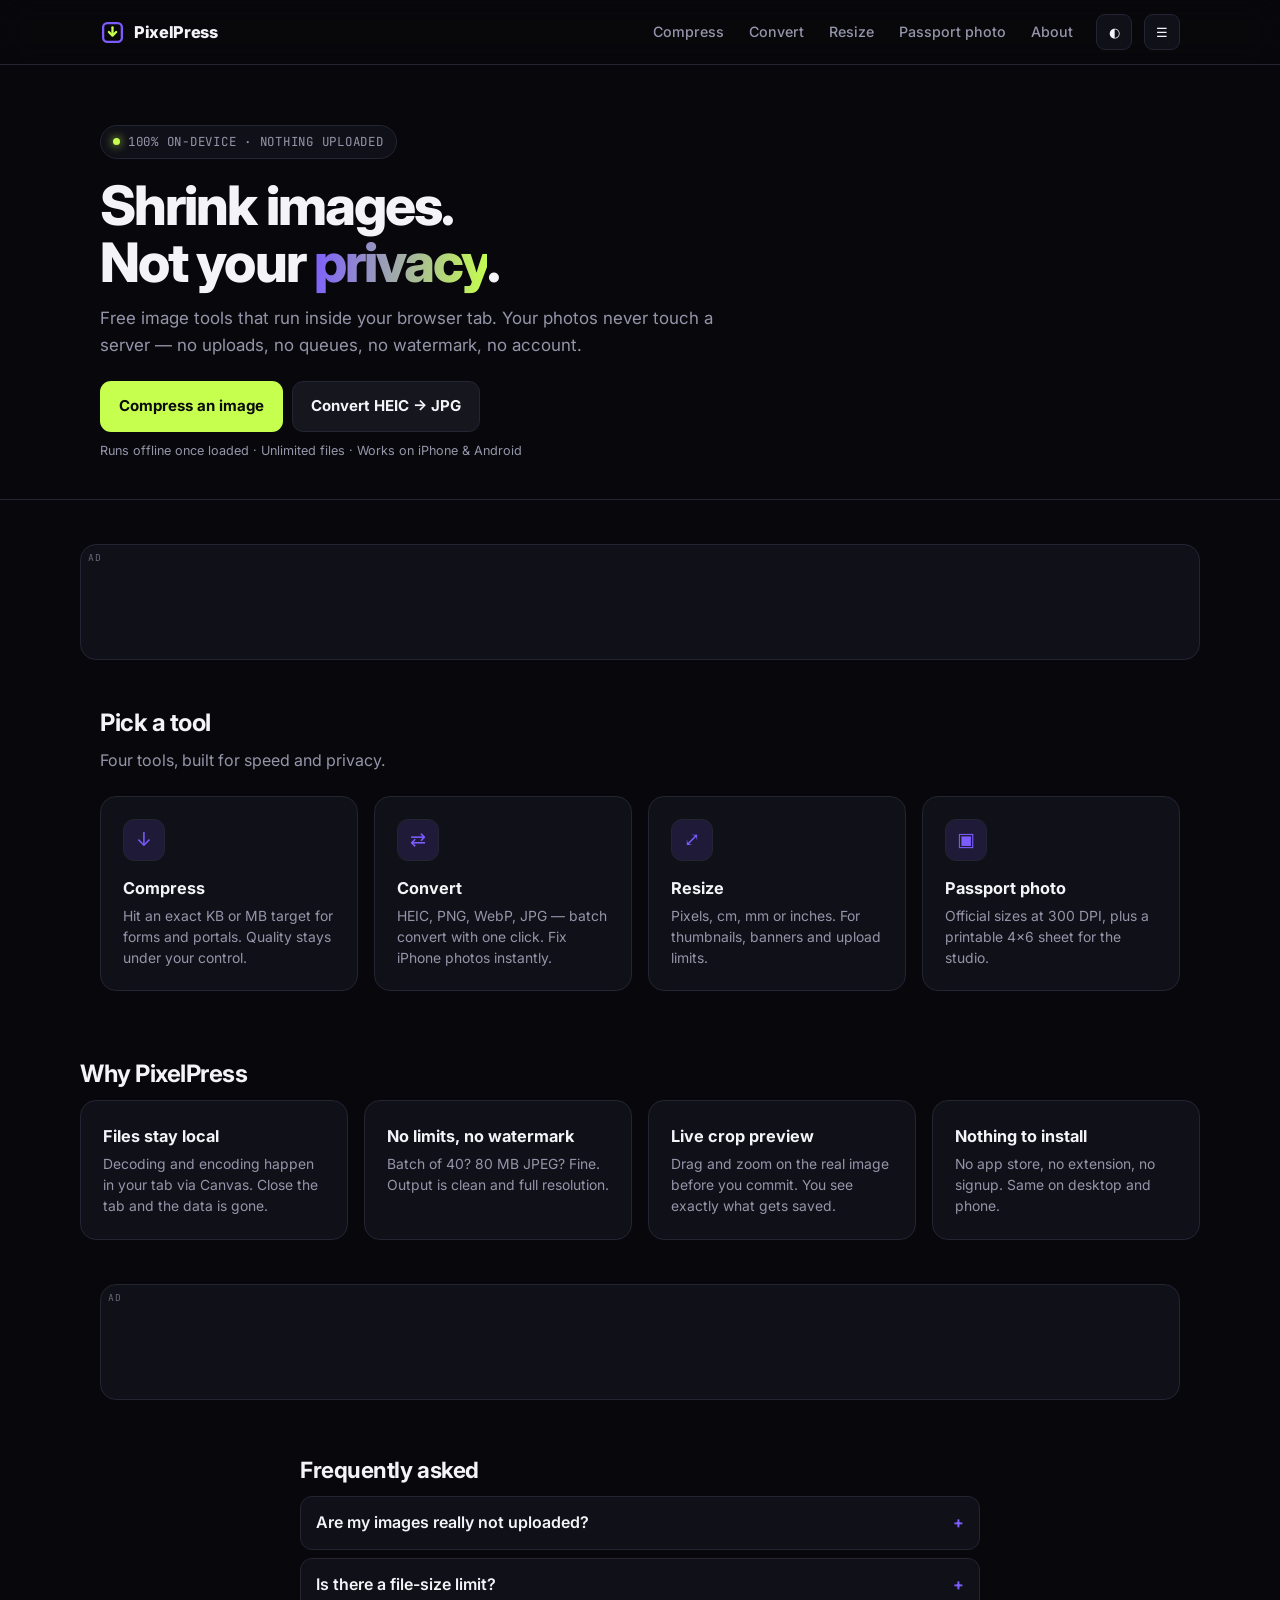
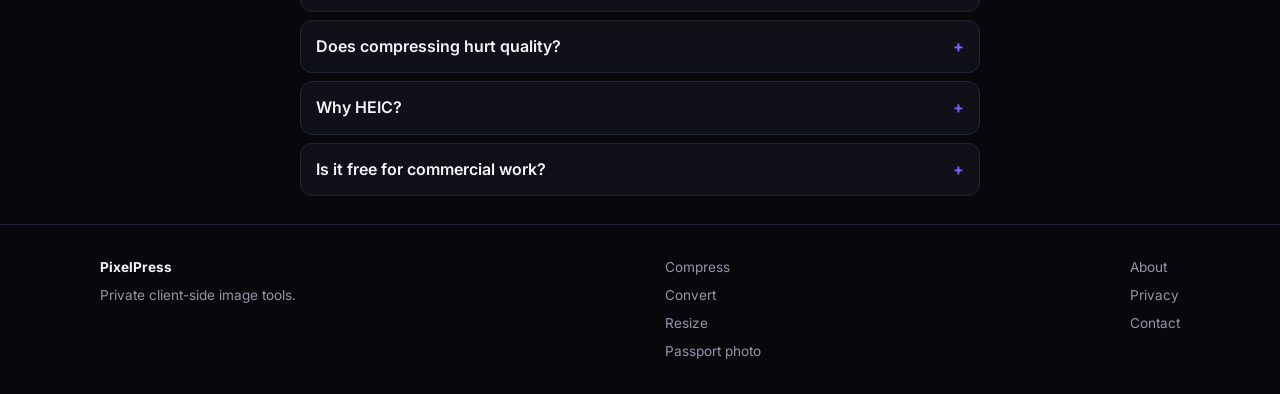
<file: index.html>
<!DOCTYPE html>
<html lang="en" data-theme="dark">
<head>
<meta charset="utf-8">
<meta name="viewport" content="width=device-width,initial-scale=1">
<title>PixelPress — Free Image Compressor, Converter &amp; Resizer (No Upload)</title>
<meta name="description" content="Compress, convert and resize images free in your browser. Files never leave your device. JPG, PNG, WebP, HEIC. No signup, no watermark, no file-size limit.">
<link rel="canonical" href="https://pixelpress-taupe.vercel.app/">
<meta name="google-site-verification" content="4B1fSvBR256b50tz3xnLS7TA3IdFmeCfS7xa6jgJNZw" />
<meta property="og:title" content="PixelPress — compress images on your device">
<meta property="og:description" content="Free browser tools for compressing, converting and resizing images. Nothing gets uploaded.">
<meta property="og:image" content="og.png">
<meta property="og:url" content="https://pixelpress-taupe.vercel.app/">
<meta name="twitter:card" content="summary_large_image">
<link rel="icon" href="favicon.svg" type="image/svg+xml">
<link rel="preconnect" href="https://fonts.googleapis.com">
<link rel="preconnect" href="https://fonts.gstatic.com" crossorigin>
<link href="https://fonts.googleapis.com/css2?family=Inter:wght@400;500;600;700;800&family=JetBrains+Mono:wght@400;700&display=swap" rel="stylesheet">
<link rel="stylesheet" href="assets/style.css">
<script type="application/ld+json">
{"@context":"https://schema.org","@type":"WebApplication","name":"PixelPress","url":"https://pixelpress-taupe.vercel.app/","applicationCategory":"MultimediaApplication","operatingSystem":"Any","offers":{"@type":"Offer","price":"0","priceCurrency":"USD"},"description":"Browser-based image compression, conversion and resizing tools that run entirely on-device."}
</script>
</head>
<body>
<a class="skip" href="#main">Skip to content</a>
<header class="nav"><div class="wrap nav-in">
  <a class="brand" href="index.html" aria-label="PixelPress home"><svg viewBox="0 0 24 24" fill="none" stroke-width="2.2" stroke-linecap="round" stroke-linejoin="round"><rect x="3" y="3" width="18" height="18" rx="4" stroke="#7c5cff"/><path d="M12 7v7" stroke="#c6ff4d"/><path d="M8.5 11.5 12 15l3.5-3.5" stroke="#c6ff4d"/></svg> PixelPress</a>
  <nav class="nav-links" aria-label="Main">
    <a href="compress.html">Compress</a>
    <a href="convert.html">Convert</a>
    <a href="resize.html">Resize</a>
    <a href="passport-photo.html">Passport photo</a>
    <a href="about.html">About</a>
  </nav>
  <button class="icon-btn" id="theme" aria-label="Toggle colour theme">◐</button>
  <button class="icon-btn" id="menu" aria-label="Toggle menu" aria-expanded="false">☰</button>
</div></header>

<main id="main">
  <section class="hero"><div class="wrap">
    <span class="tag mono"><i></i> 100% on-device · nothing uploaded</span>
    <h1>Shrink images.<br>Not your <em>privacy</em>.</h1>
    <p class="lede">Free image tools that run inside your browser tab. Your photos never touch a server — no uploads, no queues, no watermark, no account.</p>
    <div class="row mt">
      <a class="btn lime" href="compress.html">Compress an image</a>
      <a class="btn ghost" href="convert.html">Convert HEIC → JPG</a>
    </div>
    <p class="note">Runs offline once loaded · Unlimited files · Works on iPhone &amp; Android</p>
  </div></section>

  <section class="wrap pt"><div class="ad" role="complementary" aria-label="Advertisement">
    <span class="ad-tag mono">ad</span>
    <ins class="adsbygoogle" style="display:block" data-ad-client="ca-pub-XXXXXXXXXXXXXXXX" data-ad-slot="1111111111" data-ad-format="auto" data-full-width-responsive="true"></ins>
  </div></section>

  <section class="wrap pb">
    <h2 class="sec-h">Pick a tool</h2>
    <p class="sec-sub">Four tools, built for speed and privacy.</p>
    <div class="grid">
      <a class="card" href="compress.html"><div class="ico">↓</div><h3>Compress</h3>
        <p>Hit an exact KB or MB target for forms and portals. Quality stays under your control.</p></a>
      <a class="card" href="convert.html"><div class="ico">⇄</div><h3>Convert</h3>
        <p>HEIC, PNG, WebP, JPG — batch convert with one click. Fix iPhone photos instantly.</p></a>
      <a class="card" href="resize.html"><div class="ico">⤢</div><h3>Resize</h3>
        <p>Pixels, cm, mm or inches. For thumbnails, banners and upload limits.</p></a>
      <a class="card" href="passport-photo.html"><div class="ico">▣</div><h3>Passport photo</h3>
        <p>Official sizes at 300 DPI, plus a printable 4×6 sheet for the studio.</p></a>
    </div>
  </section>

  <section class="wrap sec">
    <h2 class="sec-h">Why PixelPress</h2>
    <div class="grid">
      <div class="card"><h3>Files stay local</h3><p>Decoding and encoding happen in your tab via Canvas. Close the tab and the data is gone.</p></div>
      <div class="card"><h3>No limits, no watermark</h3><p>Batch of 40? 80&nbsp;MB JPEG? Fine. Output is clean and full resolution.</p></div>
      <div class="card"><h3>Live crop preview</h3><p>Drag and zoom on the real image before you commit. You see exactly what gets saved.</p></div>
      <div class="card"><h3>Nothing to install</h3><p>No app store, no extension, no signup. Same on desktop and phone.</p></div>
    </div>
  </section>

  <section class="wrap pb"><div class="ad" role="complementary" aria-label="Advertisement">
    <span class="ad-tag mono">ad</span>
    <ins class="adsbygoogle" style="display:block" data-ad-client="ca-pub-XXXXXXXXXXXXXXXX" data-ad-slot="2222222222" data-ad-format="auto" data-full-width-responsive="true"></ins>
  </div></section>

  <section class="wrap prose pb">
    <h2>Frequently asked</h2>
    <details><summary>Are my images really not uploaded?</summary><p>Correct. There is no upload endpoint. The page reads the file with the browser's File API, draws it to a canvas and re-encodes it locally. Verify in DevTools → Network while a job runs.</p></details>
    <details><summary>Is there a file-size limit?</summary><p>80&nbsp;MB per file. Beyond that it's your device's memory, not us.</p></details>
    <details><summary>Does compressing hurt quality?</summary><p>Any lossy encoder trades quality for size. Use the quality slider, or WebP at 80%+ for a near-invisible result at a fraction of the size.</p></details>
    <details><summary>Why HEIC?</summary><p>iPhones save HEIC by default and many websites reject it. The converter decodes HEIC in-browser and outputs a standard JPG.</p></details>
    <details><summary>Is it free for commercial work?</summary><p>Yes. Output files are yours with no attribution required.</p></details>
  </section>
</main>

<footer><div class="wrap foot">
  <div class="col"><strong>PixelPress</strong><span>Private client-side image tools.</span></div>
  <div class="col"><a href="compress.html">Compress</a><a href="convert.html">Convert</a><a href="resize.html">Resize</a><a href="passport-photo.html">Passport photo</a></div>
  <div class="col"><a href="about.html">About</a><a href="privacy.html">Privacy</a><a href="about.html#contact">Contact</a></div>
</div></footer>
<script src="assets/app.js"></script>
</body></html>
</file>
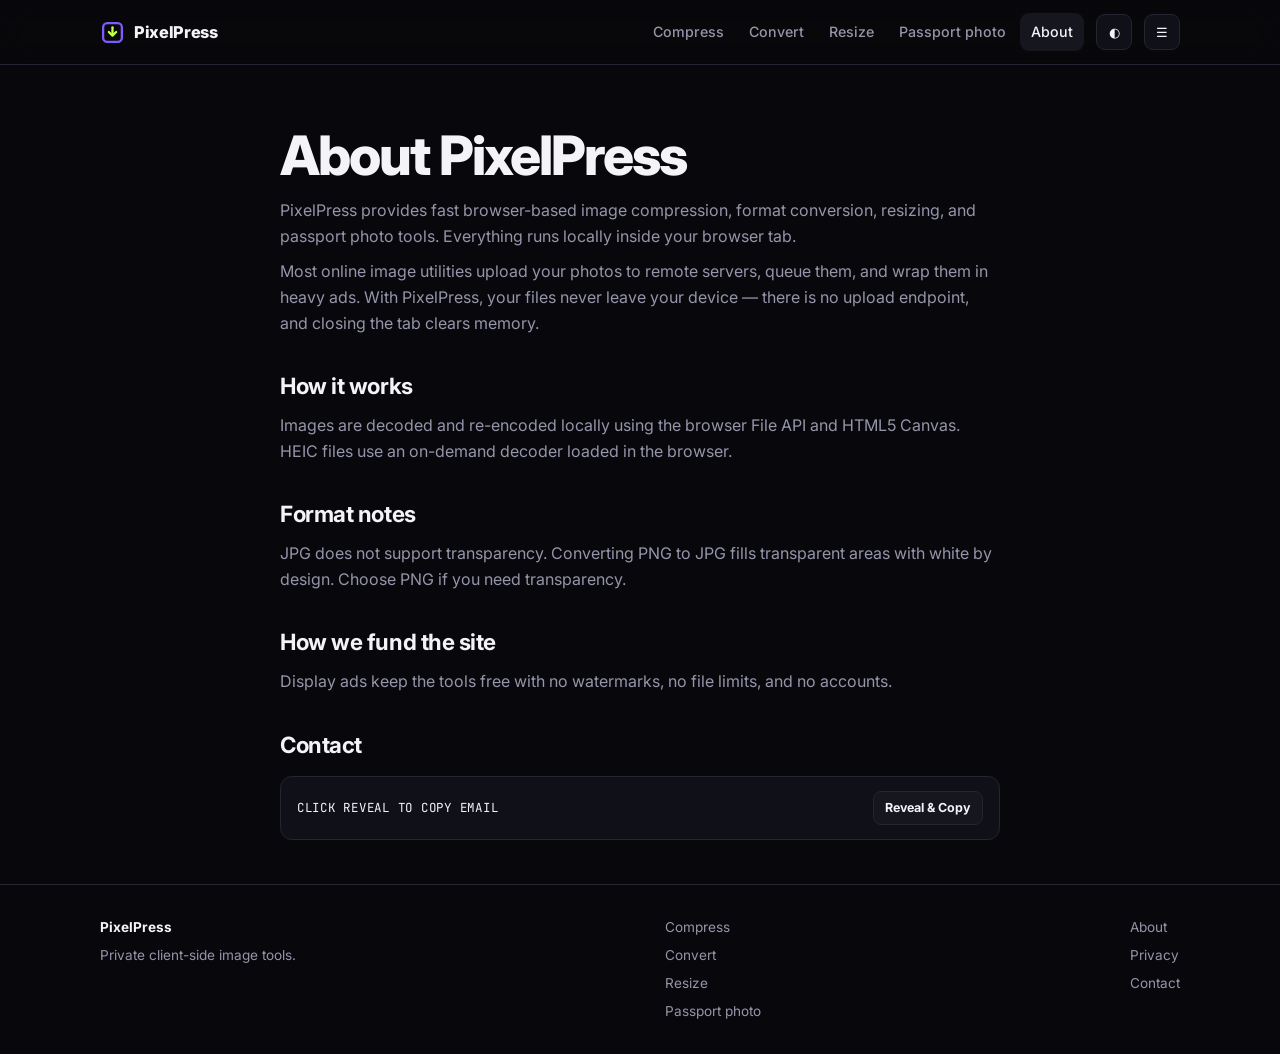
<file: about.html>
<!DOCTYPE html><html lang="en" data-theme="dark"><head>
<meta charset="utf-8"><meta name="viewport" content="width=device-width,initial-scale=1">
<title>About PixelPress</title>
<meta name="description" content="PixelPress is a set of browser-based image tools that never upload your files.">
<link rel="canonical" href="https://pixelpress-taupe.vercel.app/about.html">
<link rel="icon" href="favicon.svg" type="image/svg+xml">
<link href="https://fonts.googleapis.com/css2?family=Inter:wght@400;600;800&family=JetBrains+Mono:wght@400&display=swap" rel="stylesheet">
<link rel="stylesheet" href="assets/style.css"></head>
<body>
<a class="skip" href="#main">Skip to content</a>
<header class="nav"><div class="wrap nav-in">
  <a class="brand" href="index.html" aria-label="PixelPress home"><svg viewBox="0 0 24 24" fill="none" stroke-width="2.2" stroke-linecap="round" stroke-linejoin="round"><rect x="3" y="3" width="18" height="18" rx="4" stroke="#7c5cff"/><path d="M12 7v7" stroke="#c6ff4d"/><path d="M8.5 11.5 12 15l3.5-3.5" stroke="#c6ff4d"/></svg> PixelPress</a>
  <nav class="nav-links" aria-label="Main">
    <a href="compress.html">Compress</a>
    <a href="convert.html">Convert</a>
    <a href="resize.html">Resize</a>
    <a href="passport-photo.html">Passport photo</a>
    <a href="about.html" aria-current="page">About</a>
  </nav>
  <button class="icon-btn" id="theme" aria-label="Toggle colour theme">◐</button>
  <button class="icon-btn" id="menu" aria-label="Toggle menu" aria-expanded="false">☰</button>
</div></header>
<main id="main" class="wrap prose pt">
  <h1>About PixelPress</h1>
  <p>PixelPress provides fast browser-based image compression, format conversion, resizing, and passport photo tools. Everything runs locally inside your browser tab.</p>
  <p>Most online image utilities upload your photos to remote servers, queue them, and wrap them in heavy ads. With PixelPress, your files never leave your device — there is no upload endpoint, and closing the tab clears memory.</p>
  <h2>How it works</h2>
  <p>Images are decoded and re-encoded locally using the browser File API and HTML5 Canvas. HEIC files use an on-demand decoder loaded in the browser.</p>
  <h2>Format notes</h2>
  <p>JPG does not support transparency. Converting PNG to JPG fills transparent areas with white by design. Choose PNG if you need transparency.</p>
  <h2>How we fund the site</h2>
  <p>Display ads keep the tools free with no watermarks, no file limits, and no accounts.</p>
  <h2 id="contact">Contact</h2>
  <div class="contact-box">
    <span class="mono" id="contactAddr">Click reveal to copy email</span>
    <button class="btn ghost sm" type="button" data-contact-reveal data-contact-target="contactAddr">Reveal &amp; Copy</button>
  </div>
</main>
<footer><div class="wrap foot">
  <div class="col"><strong>PixelPress</strong><span>Private client-side image tools.</span></div>
  <div class="col"><a href="compress.html">Compress</a><a href="convert.html">Convert</a><a href="resize.html">Resize</a><a href="passport-photo.html">Passport photo</a></div>
  <div class="col"><a href="about.html">About</a><a href="privacy.html">Privacy</a><a href="about.html#contact">Contact</a></div>
</div></footer>
<script src="assets/app.js"></script></body></html>
</file>
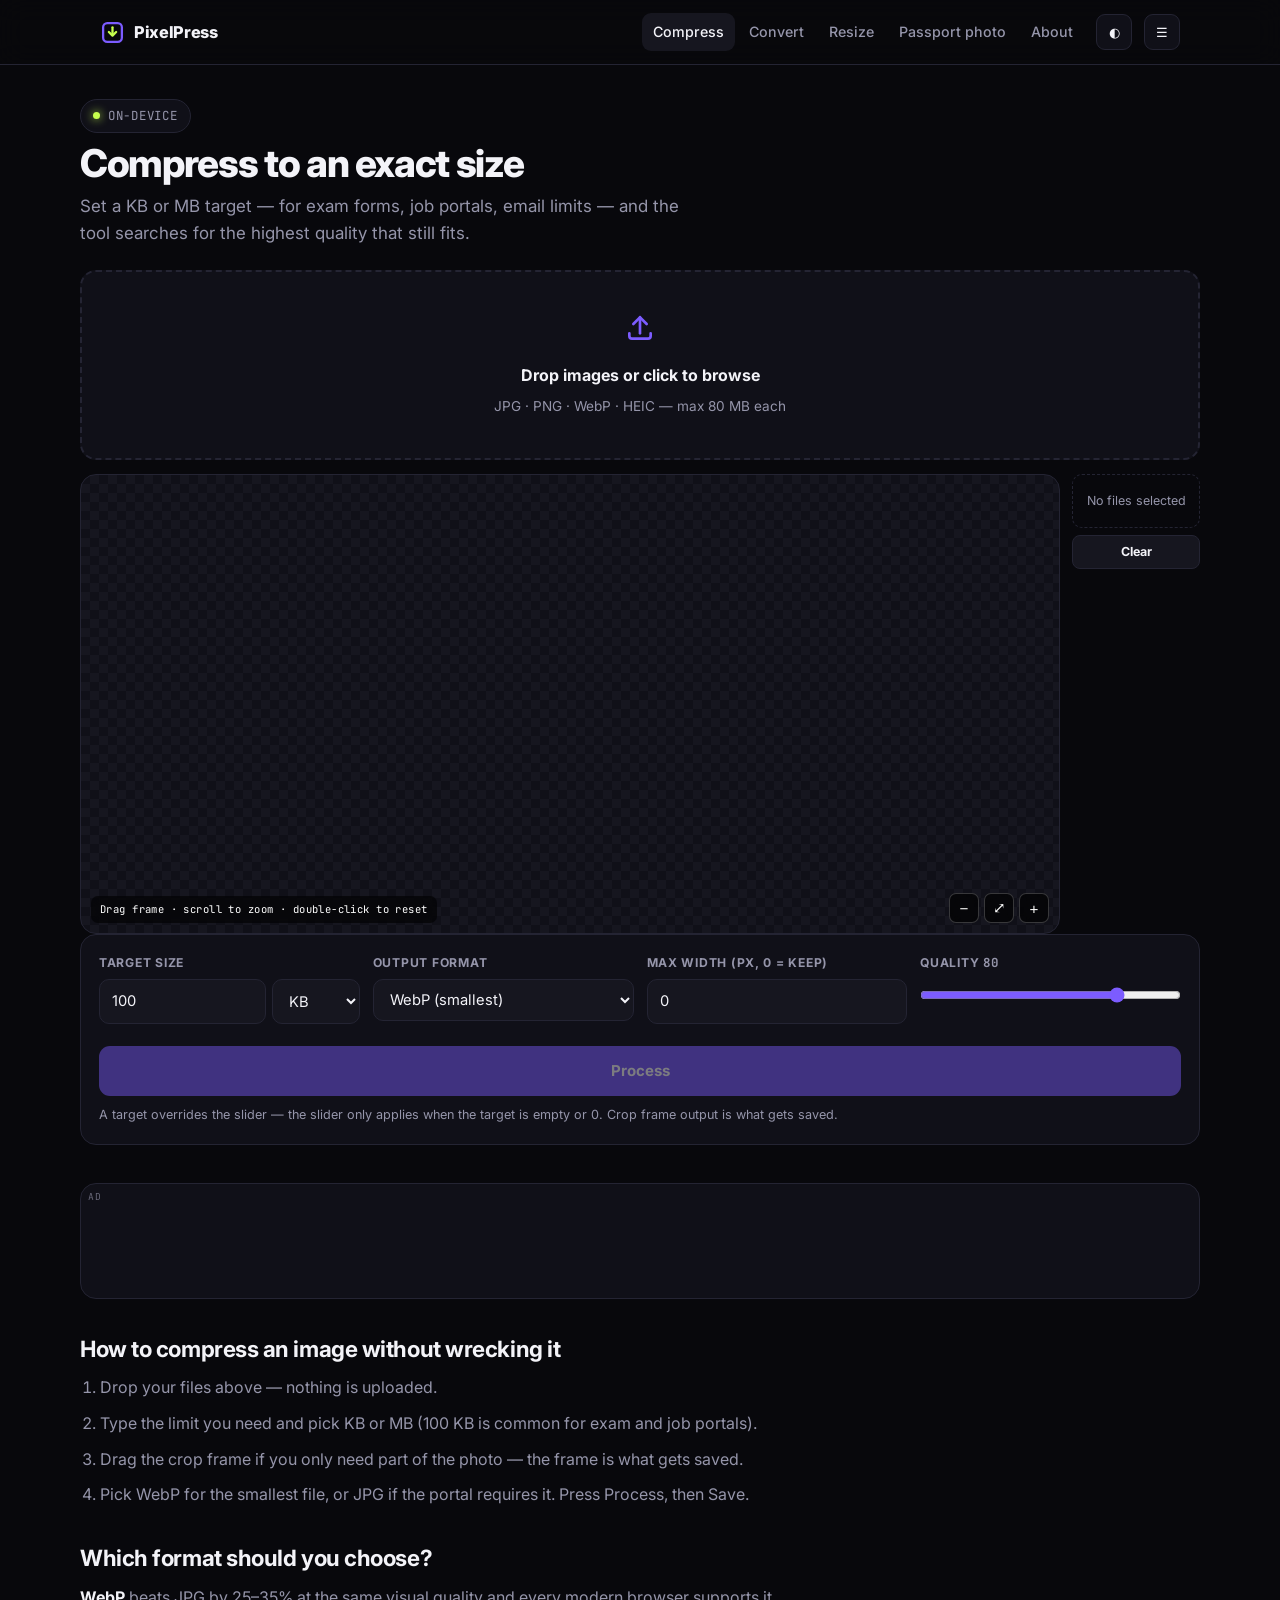
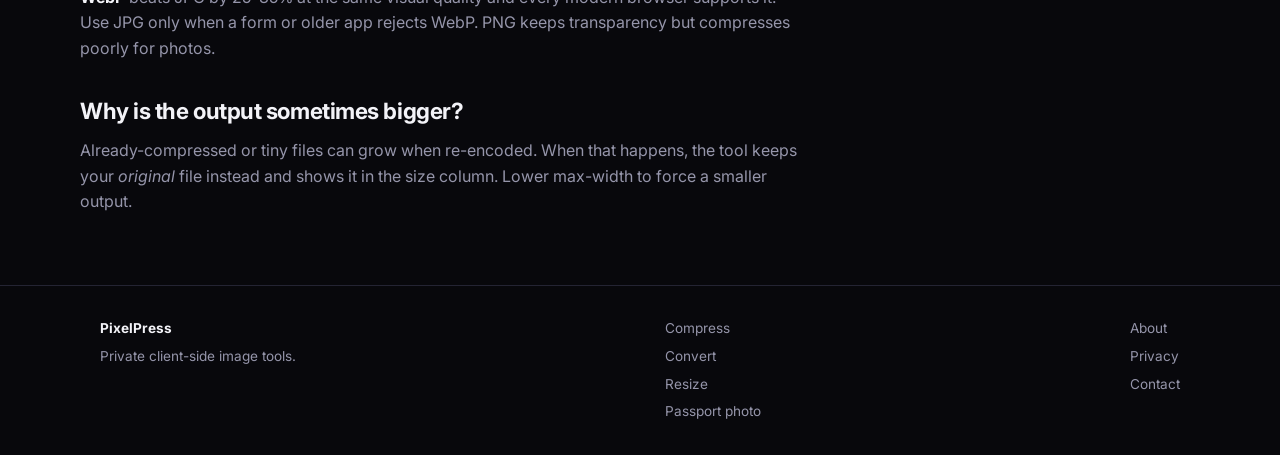
<file: compress.html>
<!DOCTYPE html>
<html lang="en" data-theme="dark">
<head>
<meta charset="utf-8"><meta name="viewport" content="width=device-width,initial-scale=1">
<title>Compress Image to Exact KB or MB — Free &amp; Private | PixelPress</title>
<meta name="description" content="Compress JPG, PNG and WebP images to an exact file size in your browser. KB or MB target, live crop preview, batch, no upload, no watermark.">
<link rel="canonical" href="https://pixelpress-taupe.vercel.app/compress.html">
<link rel="icon" href="favicon.svg" type="image/svg+xml">
<link href="https://fonts.googleapis.com/css2?family=Inter:wght@400;500;600;700;800&family=JetBrains+Mono:wght@400;700&display=swap" rel="stylesheet">
<link rel="stylesheet" href="assets/style.css">
</head>
<body data-tool="compress">
<a class="skip" href="#main">Skip to content</a>
<header class="nav"><div class="wrap nav-in">
  <a class="brand" href="index.html" aria-label="PixelPress home"><svg viewBox="0 0 24 24" fill="none" stroke-width="2.2" stroke-linecap="round" stroke-linejoin="round"><rect x="3" y="3" width="18" height="18" rx="4" stroke="#7c5cff"/><path d="M12 7v7" stroke="#c6ff4d"/><path d="M8.5 11.5 12 15l3.5-3.5" stroke="#c6ff4d"/></svg> PixelPress</a>
  <nav class="nav-links" aria-label="Main">
    <a href="compress.html" aria-current="page">Compress</a>
    <a href="convert.html">Convert</a>
    <a href="resize.html">Resize</a>
    <a href="passport-photo.html">Passport photo</a>
    <a href="about.html">About</a>
  </nav>
  <button class="icon-btn" id="theme" aria-label="Toggle colour theme">◐</button>
  <button class="icon-btn" id="menu" aria-label="Toggle menu" aria-expanded="false">☰</button>
</div></header>

<main id="main" class="wrap tool">
  <div class="tool-head">
    <span class="tag mono"><i></i> on-device</span>
    <h1>Compress to an exact size</h1>
    <p class="lede">Set a KB or MB target — for exam forms, job portals, email limits — and the tool searches for the highest quality that still fits.</p>
  </div>

  <div id="drop" class="drop">
    <svg viewBox="0 0 24 24" fill="none" stroke="currentColor" stroke-width="2" stroke-linecap="round"><path d="M12 16V4"/><path d="m7 9 5-5 5 5"/><path d="M4 16v2a2 2 0 0 0 2 2h12a2 2 0 0 0 2-2v-2"/></svg>
    <b>Drop images or click to browse</b><span>JPG · PNG · WebP · HEIC — max 80 MB each</span>
    <input id="file" type="file" accept="image/*,.heic,.heif" multiple hidden>
  </div>

  <div class="editor">
    <div class="stage">
      <canvas id="view" aria-label="Image preview with crop frame"></canvas>
      <span class="stage-hint">Drag frame · scroll to zoom · double-click to reset</span>
      <div class="zoom"><button id="zout" aria-label="Zoom out">−</button><button id="zfit" aria-label="Fit">⤢</button><button id="zin" aria-label="Zoom in">+</button></div>
    </div>
    <aside class="rail" aria-label="Uploaded files">
      <div id="list"></div>
      <button class="btn ghost sm" id="clear">Clear</button>
    </aside>
  </div>

  <div class="panel">
    <div class="ctrl">
      <label class="f"><span>Target size</span>
        <div class="unit"><input id="target" type="number" min="1" value="100"><select id="tunit"><option>KB</option><option>MB</option></select></div>
      </label>
      <label class="f"><span>Output format</span><select id="fmt"><option value="image/webp">WebP (smallest)</option><option value="image/jpeg">JPG</option><option value="image/png">PNG</option></select></label>
      <label class="f"><span>Max width (px, 0 = keep)</span><input id="maxw" type="number" min="0" value="0"></label>
      <label class="f"><span>Quality <b id="qv" class="mono">80</b></span><input id="q" type="range" min="30" max="95" value="80"></label>
    </div>
    <div class="row mt"><button id="run" class="btn wide" disabled>Process</button></div>
    <p class="note">A target overrides the slider — the slider only applies when the target is empty or 0. Crop frame output is what gets saved.</p>
  </div>

  <div class="results" id="results"></div>
  <button class="btn ghost hide mt" id="dlall">Download all (ZIP)</button>
  <div class="bar" id="bar"><i></i></div>
  <p class="err" id="msg" role="status" aria-live="polite"></p>

  <div class="ad mb mt" role="complementary" aria-label="Advertisement"><span class="ad-tag mono">ad</span>
    <ins class="adsbygoogle" style="display:block" data-ad-client="ca-pub-XXXXXXXXXXXXXXXX" data-ad-slot="3333333333" data-ad-format="auto" data-full-width-responsive="true"></ins></div>

  <div class="prose">
    <h2>How to compress an image without wrecking it</h2>
    <ol>
      <li>Drop your files above — nothing is uploaded.</li>
      <li>Type the limit you need and pick KB or MB (100&nbsp;KB is common for exam and job portals).</li>
      <li>Drag the crop frame if you only need part of the photo — the frame is what gets saved.</li>
      <li>Pick WebP for the smallest file, or JPG if the portal requires it. Press Process, then Save.</li>
    </ol>
    <h2>Which format should you choose?</h2>
    <p><strong>WebP</strong> beats JPG by 25–35% at the same visual quality and every modern browser supports it. Use JPG only when a form or older app rejects WebP. PNG keeps transparency but compresses poorly for photos.</p>
    <h2>Why is the output sometimes bigger?</h2>
    <p>Already-compressed or tiny files can grow when re-encoded. When that happens, the tool keeps your <em>original</em> file instead and shows it in the size column. Lower max-width to force a smaller output.</p>
  </div>
</main>

<footer><div class="wrap foot">
  <div class="col"><strong>PixelPress</strong><span>Private client-side image tools.</span></div>
  <div class="col"><a href="compress.html">Compress</a><a href="convert.html">Convert</a><a href="resize.html">Resize</a><a href="passport-photo.html">Passport photo</a></div>
  <div class="col"><a href="about.html">About</a><a href="privacy.html">Privacy</a><a href="about.html#contact">Contact</a></div>
</div></footer>
<script src="assets/app.js"></script>
</body></html>
</file>
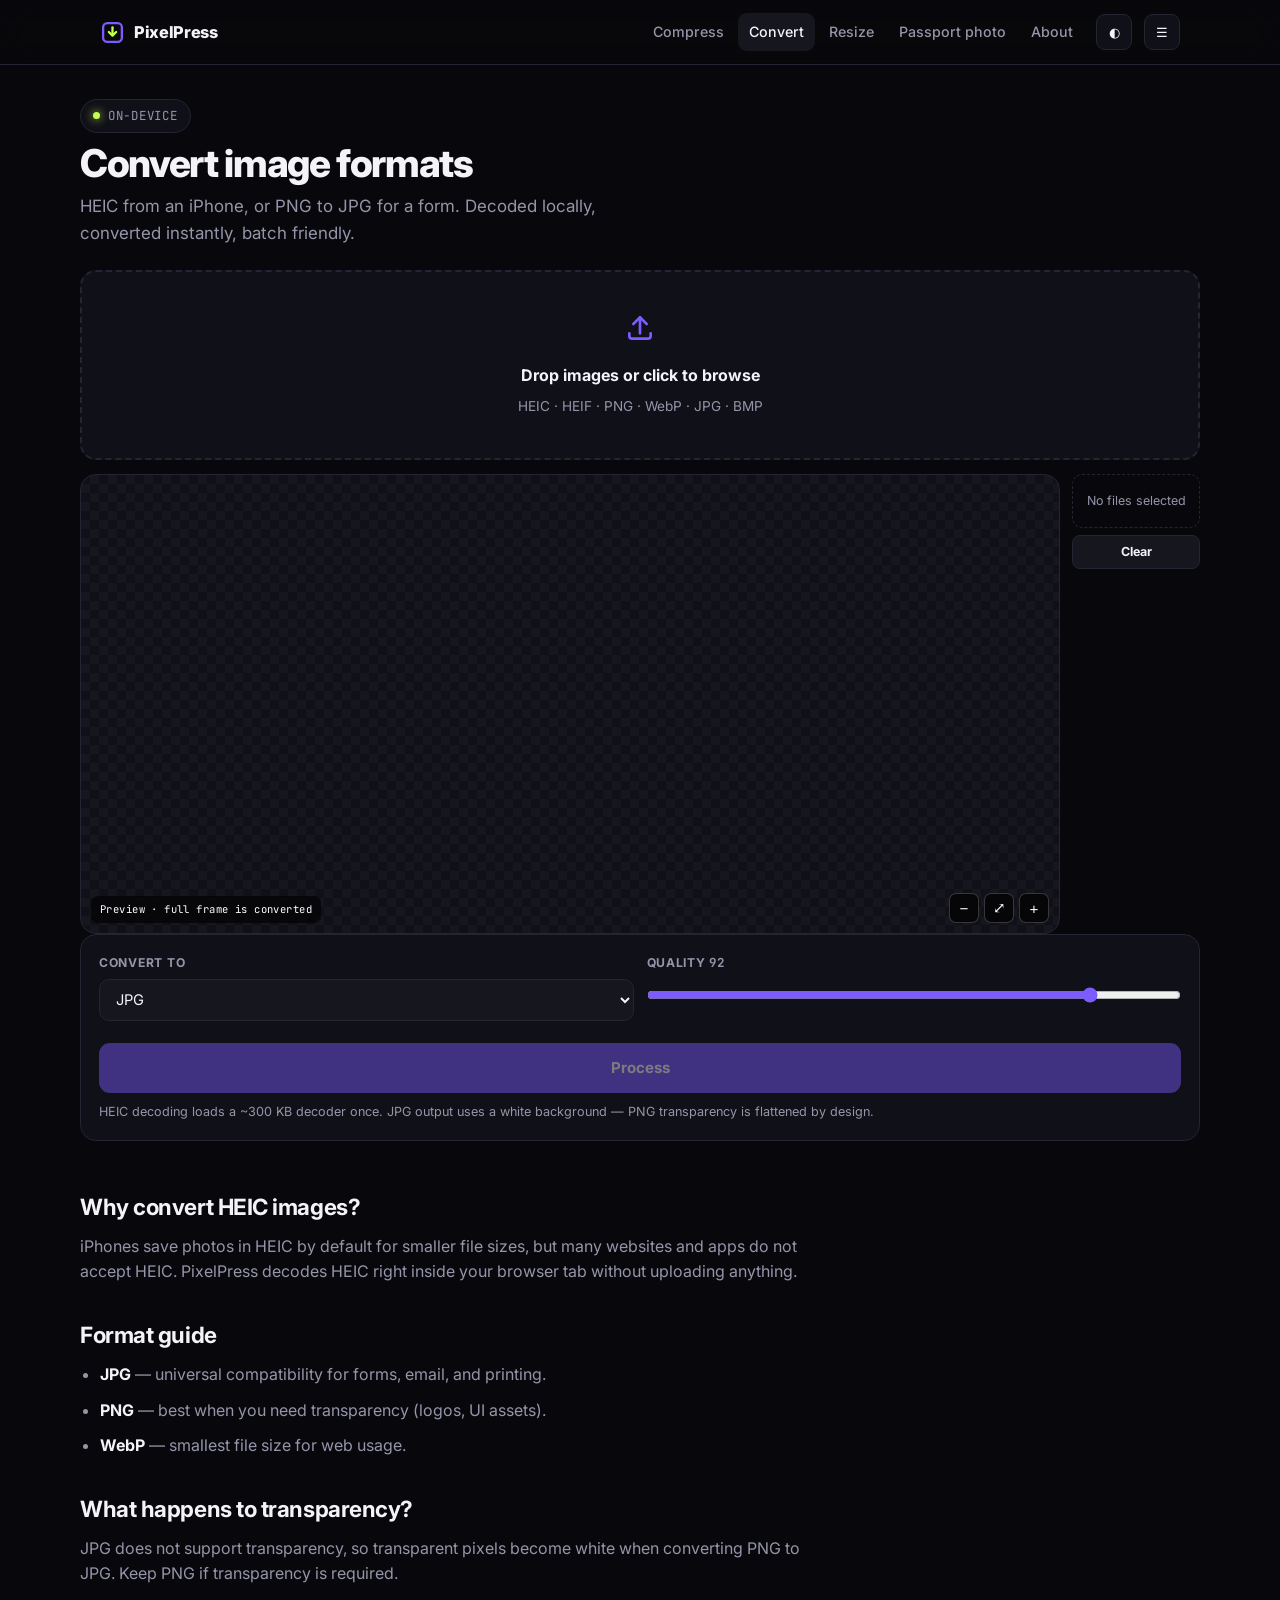
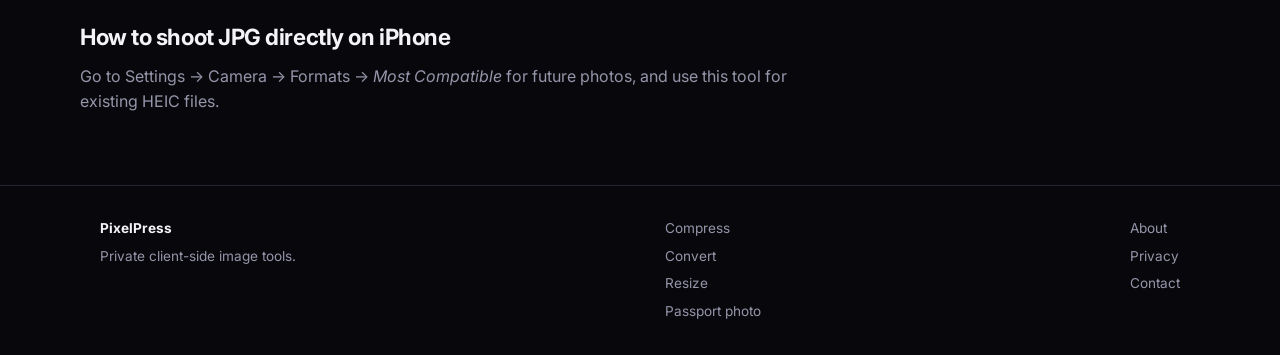
<file: convert.html>
<!DOCTYPE html>
<html lang="en" data-theme="dark">
<head>
<meta charset="utf-8"><meta name="viewport" content="width=device-width,initial-scale=1">
<title>HEIC to JPG Converter — Free, Private, Batch | PixelPress</title>
<meta name="description" content="Convert HEIC, PNG and WebP to JPG, PNG or WebP free in your browser. No upload, no signup, batch conversion, no watermark.">
<link rel="canonical" href="https://pixelpress-taupe.vercel.app/convert.html">
<link rel="icon" href="favicon.svg" type="image/svg+xml">
<link href="https://fonts.googleapis.com/css2?family=Inter:wght@400;500;600;700;800&family=JetBrains+Mono:wght@400;700&display=swap" rel="stylesheet">
<link rel="stylesheet" href="assets/style.css">
</head>
<body data-tool="convert">
<a class="skip" href="#main">Skip to content</a>
<header class="nav"><div class="wrap nav-in">
  <a class="brand" href="index.html" aria-label="PixelPress home"><svg viewBox="0 0 24 24" fill="none" stroke-width="2.2" stroke-linecap="round" stroke-linejoin="round"><rect x="3" y="3" width="18" height="18" rx="4" stroke="#7c5cff"/><path d="M12 7v7" stroke="#c6ff4d"/><path d="M8.5 11.5 12 15l3.5-3.5" stroke="#c6ff4d"/></svg> PixelPress</a>
  <nav class="nav-links" aria-label="Main">
    <a href="compress.html">Compress</a>
    <a href="convert.html" aria-current="page">Convert</a>
    <a href="resize.html">Resize</a>
    <a href="passport-photo.html">Passport photo</a>
    <a href="about.html">About</a>
  </nav>
  <button class="icon-btn" id="theme" aria-label="Toggle colour theme">◐</button>
  <button class="icon-btn" id="menu" aria-label="Toggle menu" aria-expanded="false">☰</button>
</div></header>

<main id="main" class="wrap tool">
  <div class="tool-head">
    <span class="tag mono"><i></i> on-device</span>
    <h1>Convert image formats</h1>
    <p class="lede">HEIC from an iPhone, or PNG to JPG for a form. Decoded locally, converted instantly, batch friendly.</p>
  </div>

  <div id="drop" class="drop">
    <svg viewBox="0 0 24 24" fill="none" stroke="currentColor" stroke-width="2" stroke-linecap="round"><path d="M12 16V4"/><path d="m7 9 5-5 5 5"/><path d="M4 16v2a2 2 0 0 0 2 2h12a2 2 0 0 0 2-2v-2"/></svg>
    <b>Drop images or click to browse</b><span>HEIC · HEIF · PNG · WebP · JPG · BMP</span>
    <input id="file" type="file" accept="image/*,.heic,.heif" multiple hidden>
  </div>

  <div class="editor">
    <div class="stage">
      <canvas id="view" aria-label="Image preview"></canvas>
      <span class="stage-hint">Preview · full frame is converted</span>
      <div class="zoom"><button id="zout" aria-label="Zoom out">−</button><button id="zfit" aria-label="Fit">⤢</button><button id="zin" aria-label="Zoom in">+</button></div>
    </div>
    <aside class="rail" aria-label="Uploaded files"><div id="list"></div><button class="btn ghost sm" id="clear">Clear</button></aside>
  </div>

  <div class="panel">
    <div class="ctrl">
      <label class="f"><span>Convert to</span><select id="to"><option value="image/jpeg">JPG</option><option value="image/png">PNG</option><option value="image/webp">WebP</option></select></label>
      <label class="f"><span>Quality <b id="qv" class="mono">92</b></span><input id="q" type="range" min="50" max="100" value="92"></label>
    </div>
    <div class="row mt"><button id="run" class="btn wide" disabled>Process</button></div>
    <p class="note">HEIC decoding loads a ~300 KB decoder once. JPG output uses a white background — PNG transparency is flattened by design.</p>
  </div>

  <div class="results" id="results"></div>
  <button class="btn ghost hide mt" id="dlall">Download all (ZIP)</button>
  <div class="bar" id="bar"><i></i></div>
  <p class="err" id="msg" role="status" aria-live="polite"></p>

  <div class="prose">
    <h2>Why convert HEIC images?</h2>
    <p>iPhones save photos in HEIC by default for smaller file sizes, but many websites and apps do not accept HEIC. PixelPress decodes HEIC right inside your browser tab without uploading anything.</p>
    <h2>Format guide</h2>
    <ul>
      <li><strong>JPG</strong> — universal compatibility for forms, email, and printing.</li>
      <li><strong>PNG</strong> — best when you need transparency (logos, UI assets).</li>
      <li><strong>WebP</strong> — smallest file size for web usage.</li>
    </ul>
    <h2>What happens to transparency?</h2>
    <p>JPG does not support transparency, so transparent pixels become white when converting PNG to JPG. Keep PNG if transparency is required.</p>
    <h2>How to shoot JPG directly on iPhone</h2>
    <p>Go to Settings → Camera → Formats → <em>Most Compatible</em> for future photos, and use this tool for existing HEIC files.</p>
  </div>
</main>

<footer><div class="wrap foot">
  <div class="col"><strong>PixelPress</strong><span>Private client-side image tools.</span></div>
  <div class="col"><a href="compress.html">Compress</a><a href="convert.html">Convert</a><a href="resize.html">Resize</a><a href="passport-photo.html">Passport photo</a></div>
  <div class="col"><a href="about.html">About</a><a href="privacy.html">Privacy</a><a href="about.html#contact">Contact</a></div>
</div></footer>
<script src="assets/app.js"></script>
</body></html>
</file>
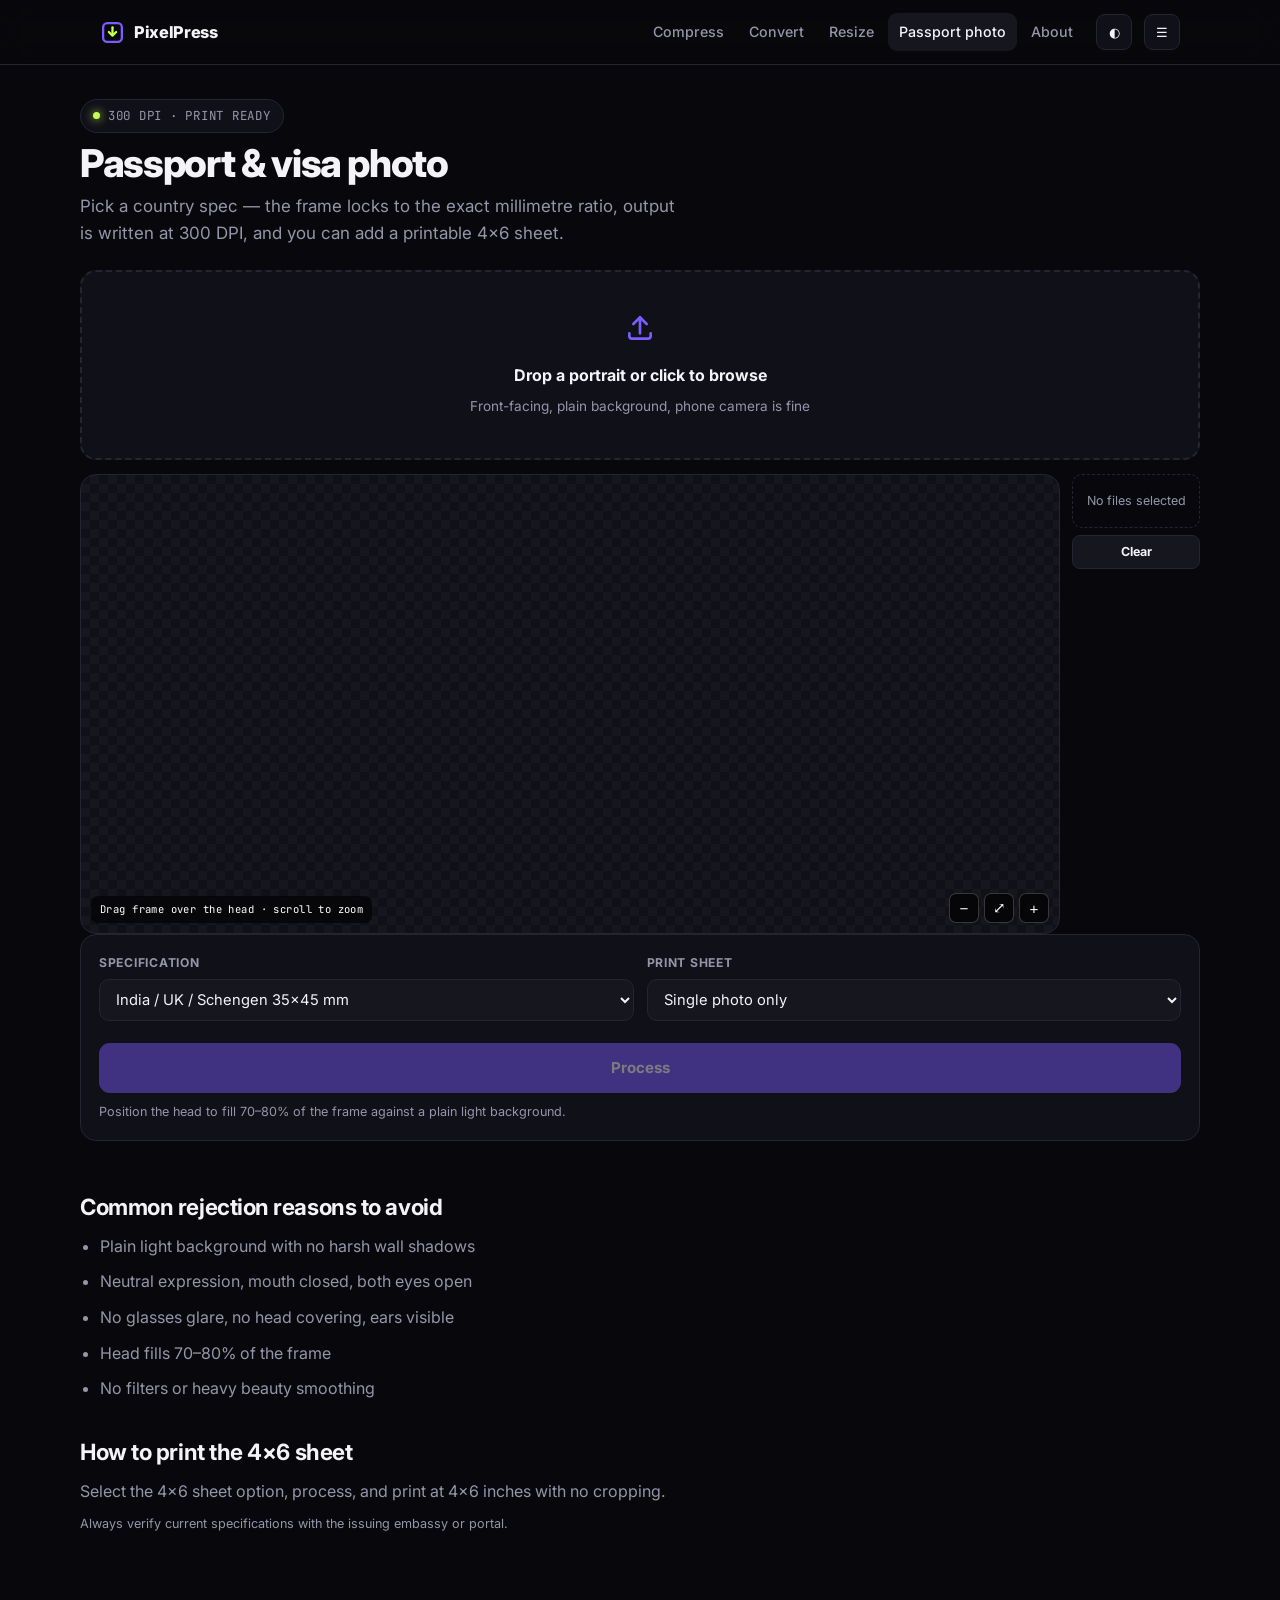
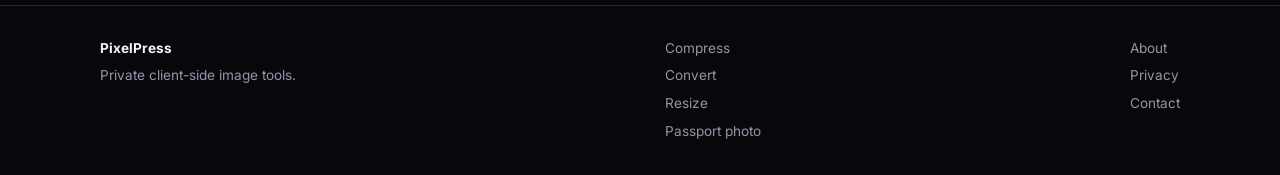
<file: passport-photo.html>
<!DOCTYPE html>
<html lang="en" data-theme="dark">
<head>
<meta charset="utf-8"><meta name="viewport" content="width=device-width,initial-scale=1">
<title>Passport Photo Maker — Official Sizes, 300 DPI, Printable Sheet | PixelPress</title>
<meta name="description" content="Make a passport or visa photo at official size in your browser. Locked crop frame, 300 DPI output, printable 4x6 sheet. Free, private, no signup.">
<link rel="canonical" href="https://pixelpress-taupe.vercel.app/passport-photo.html">
<link rel="icon" href="favicon.svg" type="image/svg+xml">
<link href="https://fonts.googleapis.com/css2?family=Inter:wght@400;500;600;700;800&family=JetBrains+Mono:wght@400;700&display=swap" rel="stylesheet">
<link rel="stylesheet" href="assets/style.css">
</head>
<body data-tool="passport">
<a class="skip" href="#main">Skip to content</a>
<header class="nav"><div class="wrap nav-in">
  <a class="brand" href="index.html" aria-label="PixelPress home"><svg viewBox="0 0 24 24" fill="none" stroke-width="2.2" stroke-linecap="round" stroke-linejoin="round"><rect x="3" y="3" width="18" height="18" rx="4" stroke="#7c5cff"/><path d="M12 7v7" stroke="#c6ff4d"/><path d="M8.5 11.5 12 15l3.5-3.5" stroke="#c6ff4d"/></svg> PixelPress</a>
  <nav class="nav-links" aria-label="Main">
    <a href="compress.html">Compress</a>
    <a href="convert.html">Convert</a>
    <a href="resize.html">Resize</a>
    <a href="passport-photo.html" aria-current="page">Passport photo</a>
    <a href="about.html">About</a>
  </nav>
  <button class="icon-btn" id="theme" aria-label="Toggle colour theme">◐</button>
  <button class="icon-btn" id="menu" aria-label="Toggle menu" aria-expanded="false">☰</button>
</div></header>

<main id="main" class="wrap tool">
  <div class="tool-head">
    <span class="tag mono"><i></i> 300 DPI · print ready</span>
    <h1>Passport &amp; visa photo</h1>
    <p class="lede">Pick a country spec — the frame locks to the exact millimetre ratio, output is written at 300 DPI, and you can add a printable 4×6 sheet.</p>
  </div>

  <div id="drop" class="drop">
    <svg viewBox="0 0 24 24" fill="none" stroke="currentColor" stroke-width="2" stroke-linecap="round"><path d="M12 16V4"/><path d="m7 9 5-5 5 5"/><path d="M4 16v2a2 2 0 0 0 2 2h12a2 2 0 0 0 2-2v-2"/></svg>
    <b>Drop a portrait or click to browse</b><span>Front-facing, plain background, phone camera is fine</span>
    <input id="file" type="file" accept="image/*,.heic,.heif" multiple hidden>
  </div>

  <div class="editor">
    <div class="stage">
      <canvas id="view" aria-label="Photo preview with locked crop frame"></canvas>
      <span class="stage-hint">Drag frame over the head · scroll to zoom</span>
      <div class="zoom"><button id="zout" aria-label="Zoom out">−</button><button id="zfit" aria-label="Fit">⤢</button><button id="zin" aria-label="Zoom in">+</button></div>
    </div>
    <aside class="rail" aria-label="Uploaded files"><div id="list"></div><button class="btn ghost sm" id="clear">Clear</button></aside>
  </div>

  <div class="panel">
    <div class="ctrl">
      <label class="f"><span>Specification</span><select id="preset">
        <option value="35x45">India / UK / Schengen 35×45 mm</option>
        <option value="51x51">US passport 2×2 in</option>
        <option value="35x35">Visa 35×35 mm</option>
        <option value="33x48">China visa 33×48 mm</option>
        <option value="40x60">Japan 40×60 mm</option>
        <option value="50x70">Australia 50×70 mm</option>
      </select></label>
      <label class="f"><span>Print sheet</span><select id="sheet">
        <option value="">Single photo only</option>
        <option value="1">4×6 in sheet (multiple copies)</option>
      </select></label>
    </div>
    <div class="row mt hide" id="sheetrow">
      <p class="note">4×6 inch sheet renders at 300 DPI — ask a photo lab for "4×6 print, no crop".</p>
    </div>
    <div class="row mt"><button id="run" class="btn wide" disabled>Process</button></div>
    <p class="note">Position the head to fill 70–80% of the frame against a plain light background.</p>
  </div>

  <div class="results" id="results"></div>
  <button class="btn ghost hide mt" id="dlall">Download all (ZIP)</button>
  <div class="bar" id="bar"><i></i></div>
  <p class="err" id="msg" role="status" aria-live="polite"></p>

  <div class="prose">
    <h2>Common rejection reasons to avoid</h2>
    <ul>
      <li>Plain light background with no harsh wall shadows</li>
      <li>Neutral expression, mouth closed, both eyes open</li>
      <li>No glasses glare, no head covering, ears visible</li>
      <li>Head fills 70–80% of the frame</li>
      <li>No filters or heavy beauty smoothing</li>
    </ul>
    <h2>How to print the 4×6 sheet</h2>
    <p>Select the 4×6 sheet option, process, and print at 4×6 inches with no cropping.</p>
    <p class="note">Always verify current specifications with the issuing embassy or portal.</p>
  </div>
</main>

<footer><div class="wrap foot">
  <div class="col"><strong>PixelPress</strong><span>Private client-side image tools.</span></div>
  <div class="col"><a href="compress.html">Compress</a><a href="convert.html">Convert</a><a href="resize.html">Resize</a><a href="passport-photo.html">Passport photo</a></div>
  <div class="col"><a href="about.html">About</a><a href="privacy.html">Privacy</a><a href="about.html#contact">Contact</a></div>
</div></footer>
<script src="assets/app.js"></script>
</body></html>
</file>
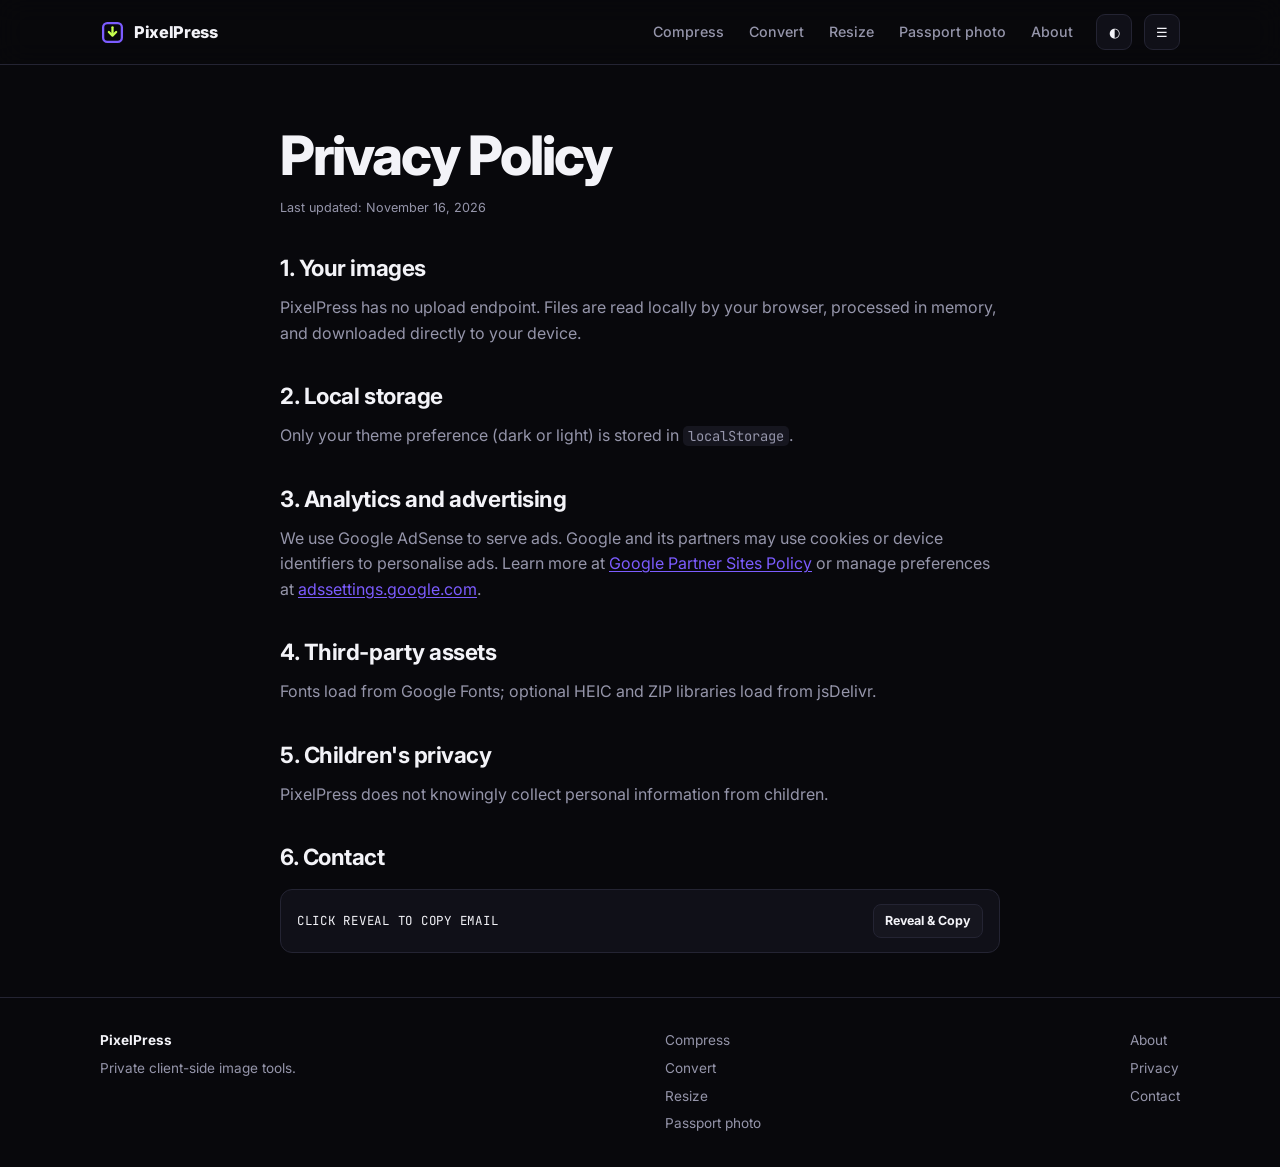
<file: privacy.html>
<!DOCTYPE html><html lang="en" data-theme="dark"><head>
<meta charset="utf-8"><meta name="viewport" content="width=device-width,initial-scale=1">
<title>Privacy Policy — PixelPress</title>
<meta name="description" content="PixelPress privacy policy: no image uploads, cookies and ad partners explained.">
<link rel="canonical" href="https://pixelpress-taupe.vercel.app/privacy.html">
<link rel="icon" href="favicon.svg" type="image/svg+xml">
<link href="https://fonts.googleapis.com/css2?family=Inter:wght@400;600;800&family=JetBrains+Mono:wght@400&display=swap" rel="stylesheet">
<link rel="stylesheet" href="assets/style.css"></head>
<body>
<a class="skip" href="#main">Skip to content</a>
<header class="nav"><div class="wrap nav-in">
  <a class="brand" href="index.html" aria-label="PixelPress home"><svg viewBox="0 0 24 24" fill="none" stroke-width="2.2" stroke-linecap="round" stroke-linejoin="round"><rect x="3" y="3" width="18" height="18" rx="4" stroke="#7c5cff"/><path d="M12 7v7" stroke="#c6ff4d"/><path d="M8.5 11.5 12 15l3.5-3.5" stroke="#c6ff4d"/></svg> PixelPress</a>
  <nav class="nav-links" aria-label="Main">
    <a href="compress.html">Compress</a>
    <a href="convert.html">Convert</a>
    <a href="resize.html">Resize</a>
    <a href="passport-photo.html">Passport photo</a>
    <a href="about.html">About</a>
  </nav>
  <button class="icon-btn" id="theme" aria-label="Toggle colour theme">◐</button>
  <button class="icon-btn" id="menu" aria-label="Toggle menu" aria-expanded="false">☰</button>
</div></header>
<main id="main" class="wrap prose pt">
  <h1>Privacy Policy</h1>
  <p class="note">Last updated: November 16, 2026</p>
  <h2>1. Your images</h2>
  <p>PixelPress has no upload endpoint. Files are read locally by your browser, processed in memory, and downloaded directly to your device.</p>
  <h2>2. Local storage</h2>
  <p>Only your theme preference (dark or light) is stored in <code>localStorage</code>.</p>
  <h2>3. Analytics and advertising</h2>
  <p>We use Google AdSense to serve ads. Google and its partners may use cookies or device identifiers to personalise ads. Learn more at <a href="https://policies.google.com/technologies/partner-sites" rel="nofollow noopener" target="_blank">Google Partner Sites Policy</a> or manage preferences at <a href="https://adssettings.google.com" rel="nofollow noopener" target="_blank">adssettings.google.com</a>.</p>
  <h2>4. Third-party assets</h2>
  <p>Fonts load from Google Fonts; optional HEIC and ZIP libraries load from jsDelivr.</p>
  <h2>5. Children's privacy</h2>
  <p>PixelPress does not knowingly collect personal information from children.</p>
  <h2>6. Contact</h2>
  <div class="contact-box">
    <span class="mono" id="privContactAddr">Click reveal to copy email</span>
    <button class="btn ghost sm" type="button" data-contact-reveal data-contact-target="privContactAddr">Reveal &amp; Copy</button>
  </div>
</main>
<footer><div class="wrap foot">
  <div class="col"><strong>PixelPress</strong><span>Private client-side image tools.</span></div>
  <div class="col"><a href="compress.html">Compress</a><a href="convert.html">Convert</a><a href="resize.html">Resize</a><a href="passport-photo.html">Passport photo</a></div>
  <div class="col"><a href="about.html">About</a><a href="privacy.html">Privacy</a><a href="about.html#contact">Contact</a></div>
</div></footer>
<script src="assets/app.js"></script></body></html>
</file>
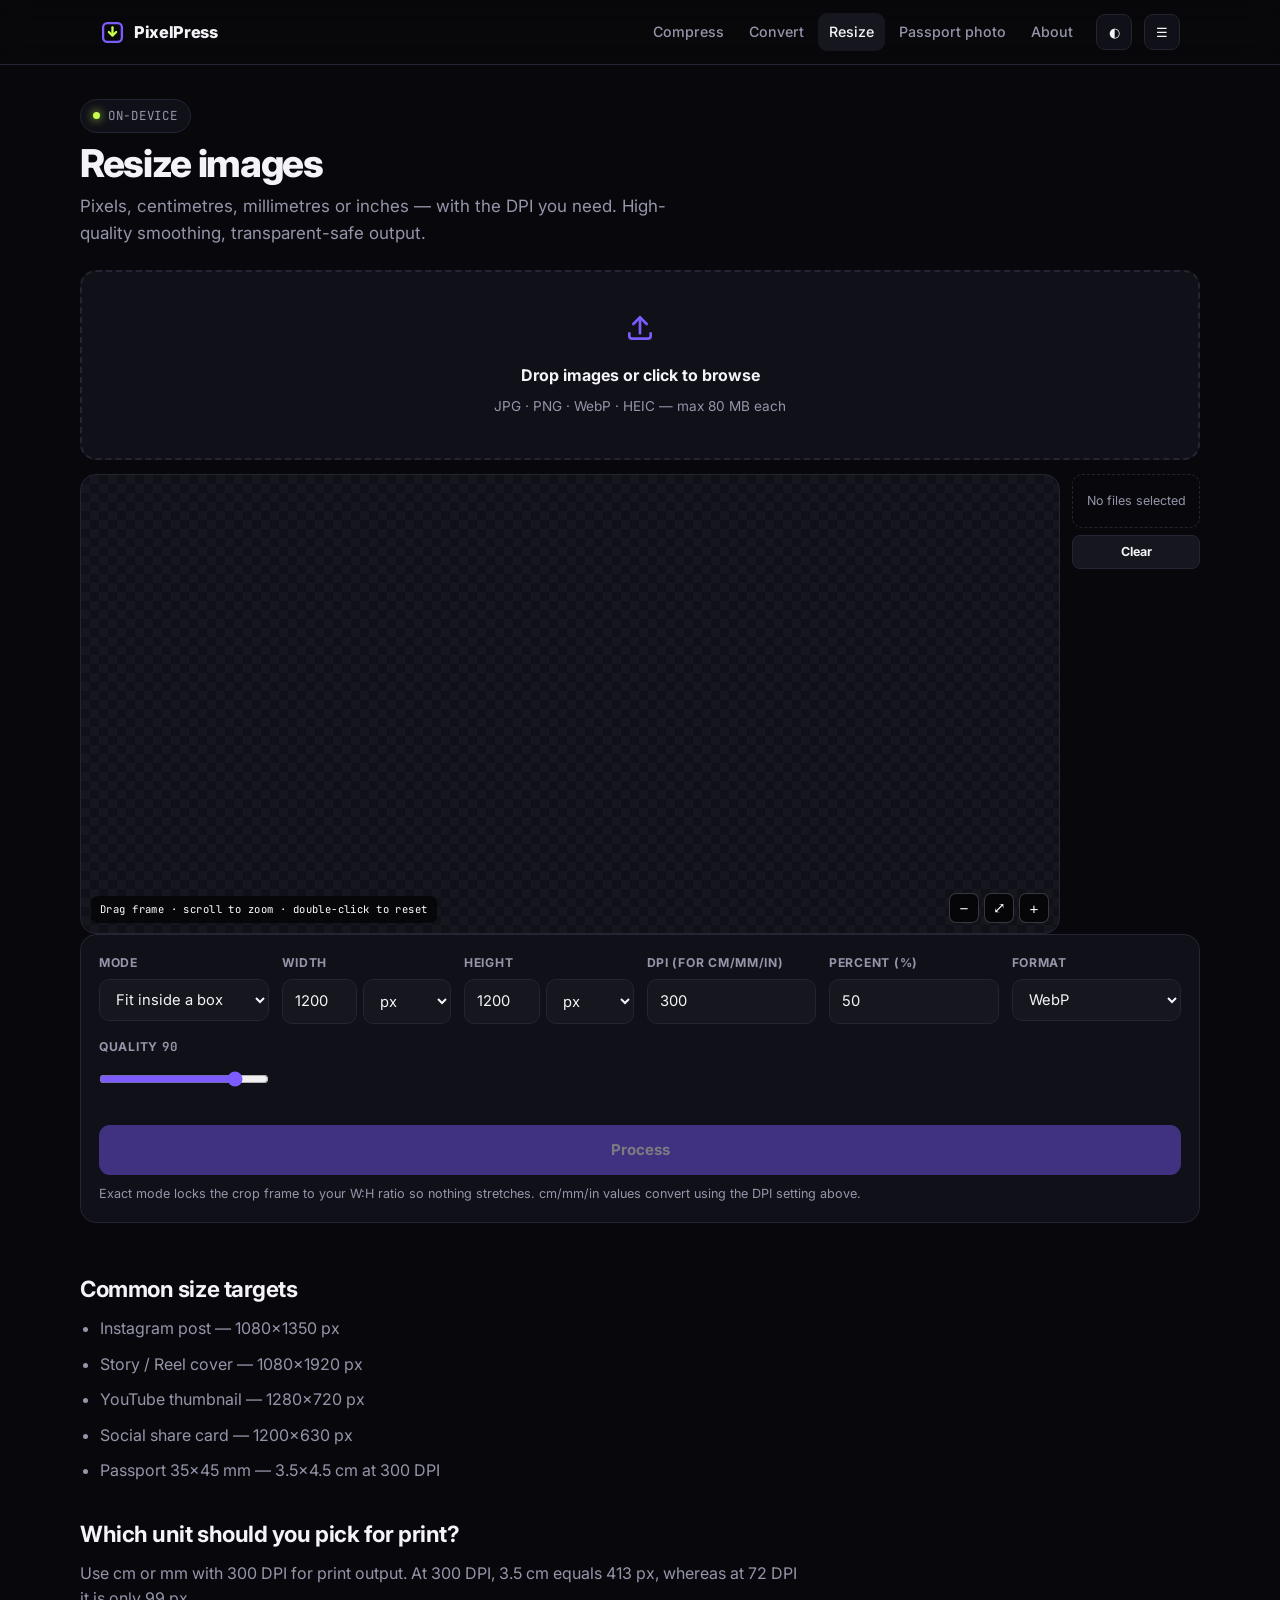
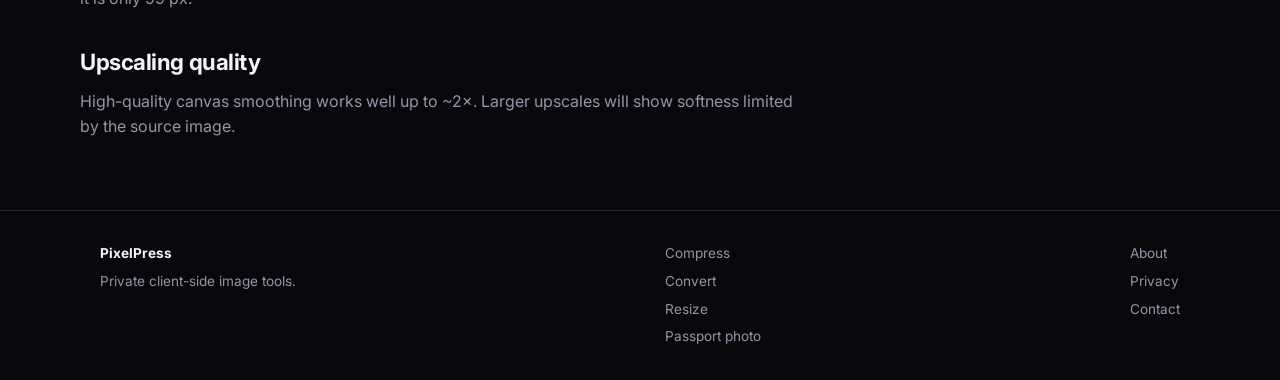
<file: resize.html>
<!DOCTYPE html>
<html lang="en" data-theme="dark">
<head>
<meta charset="utf-8"><meta name="viewport" content="width=device-width,initial-scale=1">
<title>Resize Image in px, cm, mm or inches — Free, No Upload | PixelPress</title>
<meta name="description" content="Resize images by pixels, centimetres, millimetres or inches at any DPI in your browser. Live crop preview, batch, private, no watermark.">
<link rel="canonical" href="https://pixelpress-taupe.vercel.app/resize.html">
<link rel="icon" href="favicon.svg" type="image/svg+xml">
<link href="https://fonts.googleapis.com/css2?family=Inter:wght@400;500;600;700;800&family=JetBrains+Mono:wght@400;700&display=swap" rel="stylesheet">
<link rel="stylesheet" href="assets/style.css">
</head>
<body data-tool="resize">
<a class="skip" href="#main">Skip to content</a>
<header class="nav"><div class="wrap nav-in">
  <a class="brand" href="index.html" aria-label="PixelPress home"><svg viewBox="0 0 24 24" fill="none" stroke-width="2.2" stroke-linecap="round" stroke-linejoin="round"><rect x="3" y="3" width="18" height="18" rx="4" stroke="#7c5cff"/><path d="M12 7v7" stroke="#c6ff4d"/><path d="M8.5 11.5 12 15l3.5-3.5" stroke="#c6ff4d"/></svg> PixelPress</a>
  <nav class="nav-links" aria-label="Main">
    <a href="compress.html">Compress</a>
    <a href="convert.html">Convert</a>
    <a href="resize.html" aria-current="page">Resize</a>
    <a href="passport-photo.html">Passport photo</a>
    <a href="about.html">About</a>
  </nav>
  <button class="icon-btn" id="theme" aria-label="Toggle colour theme">◐</button>
  <button class="icon-btn" id="menu" aria-label="Toggle menu" aria-expanded="false">☰</button>
</div></header>

<main id="main" class="wrap tool">
  <div class="tool-head">
    <span class="tag mono"><i></i> on-device</span>
    <h1>Resize images</h1>
    <p class="lede">Pixels, centimetres, millimetres or inches — with the DPI you need. High-quality smoothing, transparent-safe output.</p>
  </div>

  <div id="drop" class="drop">
    <svg viewBox="0 0 24 24" fill="none" stroke="currentColor" stroke-width="2" stroke-linecap="round"><path d="M12 16V4"/><path d="m7 9 5-5 5 5"/><path d="M4 16v2a2 2 0 0 0 2 2h12a2 2 0 0 0 2-2v-2"/></svg>
    <b>Drop images or click to browse</b><span>JPG · PNG · WebP · HEIC — max 80 MB each</span>
    <input id="file" type="file" accept="image/*,.heic,.heif" multiple hidden>
  </div>

  <div class="editor">
    <div class="stage">
      <canvas id="view" aria-label="Image preview with crop frame"></canvas>
      <span class="stage-hint">Drag frame · scroll to zoom · double-click to reset</span>
      <div class="zoom"><button id="zout" aria-label="Zoom out">−</button><button id="zfit" aria-label="Fit">⤢</button><button id="zin" aria-label="Zoom in">+</button></div>
    </div>
    <aside class="rail" aria-label="Uploaded files"><div id="list"></div><button class="btn ghost sm" id="clear">Clear</button></aside>
  </div>

  <div class="panel">
    <div class="ctrl">
      <label class="f"><span>Mode</span><select id="mode"><option value="long">Fit inside a box</option><option value="exact">Exact W×H (crop)</option><option value="pct">Percentage</option></select></label>
      <label class="f"><span>Width</span>
        <div class="unit"><input id="w" type="number" min="0" step="0.1" value="1200"><select id="wunit"><option>px</option><option>cm</option><option>mm</option><option>in</option></select></div>
      </label>
      <label class="f"><span>Height</span>
        <div class="unit"><input id="h" type="number" min="0" step="0.1" value="1200"><select id="hunit"><option>px</option><option>cm</option><option>mm</option><option>in</option></select></div>
      </label>
      <label class="f"><span>DPI (for cm/mm/in)</span><input id="dpi" type="number" min="72" max="600" value="300"></label>
      <label class="f"><span>Percent (%)</span><input id="pct" type="number" min="1" max="400" value="50"></label>
      <label class="f"><span>Format</span><select id="fmt"><option value="image/webp">WebP</option><option value="image/jpeg">JPG</option><option value="image/png">PNG</option></select></label>
      <label class="f"><span>Quality <b id="qv" class="mono">90</b></span><input id="q" type="range" min="40" max="100" value="90"></label>
    </div>
    <div class="row mt"><button id="run" class="btn wide" disabled>Process</button></div>
    <p class="note">Exact mode locks the crop frame to your W:H ratio so nothing stretches. cm/mm/in values convert using the DPI setting above.</p>
  </div>

  <div class="results" id="results"></div>
  <button class="btn ghost hide mt" id="dlall">Download all (ZIP)</button>
  <div class="bar" id="bar"><i></i></div>
  <p class="err" id="msg" role="status" aria-live="polite"></p>

  <div class="prose">
    <h2>Common size targets</h2>
    <ul>
      <li>Instagram post — 1080×1350 px</li>
      <li>Story / Reel cover — 1080×1920 px</li>
      <li>YouTube thumbnail — 1280×720 px</li>
      <li>Social share card — 1200×630 px</li>
      <li>Passport 35×45 mm — 3.5×4.5 cm at 300 DPI</li>
    </ul>
    <h2>Which unit should you pick for print?</h2>
    <p>Use cm or mm with 300 DPI for print output. At 300 DPI, 3.5 cm equals 413 px, whereas at 72 DPI it is only 99 px.</p>
    <h2>Upscaling quality</h2>
    <p>High-quality canvas smoothing works well up to ~2×. Larger upscales will show softness limited by the source image.</p>
  </div>
</main>

<footer><div class="wrap foot">
  <div class="col"><strong>PixelPress</strong><span>Private client-side image tools.</span></div>
  <div class="col"><a href="compress.html">Compress</a><a href="convert.html">Convert</a><a href="resize.html">Resize</a><a href="passport-photo.html">Passport photo</a></div>
  <div class="col"><a href="about.html">About</a><a href="privacy.html">Privacy</a><a href="about.html#contact">Contact</a></div>
</div></footer>
<script src="assets/app.js"></script>
</body></html>
</file>
<file: assets/style.css>
/* PixelPress — privacy-first client-side image tools */
:root{
  --bg:#08080c;--panel:#101018;--panel2:#16161f;--line:#242433;--line2:#31313f;
  --txt:#f3f3f8;--mut:#9595aa;--acc:#7c5cff;--acc-soft:#7c5cff22;--lime:#c6ff4d;
  --ok:#3ddc97;--bad:#ff5c7a;--rad:16px;--max:1120px;
  --font:"Inter",system-ui,-apple-system,"Segoe UI",sans-serif;
  --mono:"JetBrains Mono",ui-monospace,Menlo,monospace;
}
[data-theme="light"]{
  --bg:#fbfbfd;--panel:#fff;--panel2:#f4f4f8;--line:#e4e4ee;
  --line2:#d4d4e0;--txt:#0e0e14;--mut:#5f5f75;--acc-soft:#7c5cff14;
}
*{box-sizing:border-box;margin:0;padding:0}
html{scroll-behavior:smooth;-webkit-text-size-adjust:100%}
body{
  background:var(--bg);color:var(--txt);font-family:var(--font);line-height:1.6;
  font-size:16px;-webkit-font-smoothing:antialiased;min-height:100vh;display:flex;flex-direction:column;
}
a{color:inherit;text-decoration:none}
img,canvas{max-width:100%;display:block}
.wrap{width:100%;max-width:var(--max);margin:0 auto;padding:0 20px}
.mono{font-family:var(--mono);font-size:.78rem;letter-spacing:.06em;text-transform:uppercase}
.skip{position:absolute;left:-9999px;top:8px;z-index:99;background:var(--acc);color:#fff;
  padding:10px 16px;border-radius:9px;font-weight:700}
.skip:focus{left:12px}
:focus-visible{outline:2px solid var(--lime);outline-offset:2px}

.nav{border-bottom:1px solid var(--line);position:sticky;top:0;z-index:50;
  background:color-mix(in srgb,var(--bg) 88%,transparent);backdrop-filter:blur(14px)}
.nav-in{display:flex;align-items:center;gap:12px;height:64px}
.brand{display:flex;align-items:center;gap:9px;font-weight:800;letter-spacing:-.02em;font-size:1.02rem}
.brand svg{width:25px;height:25px;flex:none}
.nav-links{display:flex;gap:3px;margin-left:auto}
.nav-links a{padding:8px 11px;border-radius:9px;font-size:.89rem;color:var(--mut);font-weight:500}
.nav-links a:hover,.nav-links a[aria-current]{color:var(--txt);background:var(--panel2)}
.icon-btn{width:36px;height:36px;display:grid;place-items:center;border-radius:9px;
  border:1px solid var(--line);background:var(--panel);color:var(--txt);cursor:pointer}
.icon-btn:hover{background:var(--panel2)}
@media(max-width:820px){
  .nav-links{display:none}
  .nav-links.open{display:flex;position:absolute;top:64px;left:0;right:0;flex-direction:column;
    background:var(--panel);border-bottom:1px solid var(--line);padding:10px}
}

.hero{padding:60px 0 38px;border-bottom:1px solid var(--line)}
.tag{display:inline-flex;align-items:center;gap:8px;border:1px solid var(--line);
  background:var(--panel);padding:6px 12px;border-radius:999px;color:var(--mut)}
.tag i{width:7px;height:7px;border-radius:50%;background:var(--lime);box-shadow:0 0 10px var(--lime)}
h1{font-size:clamp(2rem,5.4vw,3.4rem);line-height:1.05;letter-spacing:-.035em;font-weight:800;margin:18px 0 14px}
h1 em{font-style:normal;background:linear-gradient(96deg,var(--acc),var(--lime));
  -webkit-background-clip:text;background-clip:text;color:transparent}
.lede{color:var(--mut);font-size:1.06rem;max-width:56ch}

.sec{padding:44px 0}
.sec-h{font-size:1.5rem;letter-spacing:-.02em;margin-bottom:6px}
.sec-sub{color:var(--mut);margin-bottom:22px}
.grid{display:grid;gap:16px;grid-template-columns:repeat(auto-fill,minmax(236px,1fr))}
.card{background:var(--panel);border:1px solid var(--line);border-radius:var(--rad);
  padding:22px;transition:.16s;display:block}
.card:hover{border-color:var(--acc);transform:translateY(-2px);background:var(--panel2)}
.card .ico{width:42px;height:42px;border-radius:11px;display:grid;place-items:center;
  background:var(--acc-soft);border:1px solid var(--line);margin-bottom:14px;color:var(--acc);font-size:1.2rem}
.card h3{font-size:1.02rem;font-weight:700;margin-bottom:5px}
.card p{color:var(--mut);font-size:.87rem;line-height:1.5}

.tool{padding:34px 0 60px}
.tool-head{max-width:60ch;margin-bottom:22px}
.tool-head h1{font-size:clamp(1.65rem,3.8vw,2.4rem);margin:10px 0}
.panel{background:var(--panel);border:1px solid var(--line);border-radius:var(--rad);padding:18px}
.panel+.panel{margin-top:12px}

.drop{border:2px dashed var(--line);border-radius:var(--rad);padding:40px 20px;text-align:center;
  cursor:pointer;transition:.16s;background:var(--panel)}
.drop:hover,.drop.hot{border-color:var(--acc);background:var(--acc-soft)}
.drop svg{width:32px;height:32px;margin:0 auto 12px;color:var(--acc)}
.drop b{display:block;margin-bottom:4px}
.drop span{color:var(--mut);font-size:.85rem}

.ctrl{display:grid;gap:13px;grid-template-columns:repeat(auto-fit,minmax(160px,1fr))}
label.f>span{display:block;font-size:.76rem;font-weight:700;letter-spacing:.06em;
  text-transform:uppercase;color:var(--mut);margin-bottom:6px}
input[type=number],input[type=text],input[type=range],select{width:100%;padding:10px 12px;
  border-radius:10px;border:1px solid var(--line);background:var(--panel2);color:var(--txt);
  font:inherit;font-size:.92rem}
input[type=range]{padding:0;height:32px;accent-color:var(--acc);background:none;border:0}
select{cursor:pointer}
.unit{display:flex;gap:6px}
.unit input{flex:1}
.unit select{width:88px;flex:none}
.btn{display:inline-flex;align-items:center;justify-content:center;gap:8px;padding:12px 18px;
  border-radius:11px;border:1px solid transparent;background:var(--acc);color:#fff;
  font:inherit;font-weight:700;font-size:.94rem;cursor:pointer;transition:.14s}
.btn:hover{filter:brightness(1.12)}
.btn:disabled{opacity:.45;cursor:not-allowed;filter:none}
.btn.ghost{background:var(--panel2);border-color:var(--line);color:var(--txt)}
.btn.lime{background:var(--lime);color:#0a0a0f}
.btn.sm{padding:6px 11px;font-size:.78rem;border-radius:8px}
.btn.wide{width:100%}
.row{display:flex;gap:9px;flex-wrap:wrap;align-items:center}

/* editor */
.editor{display:grid;grid-template-columns:1fr 128px;gap:12px;margin-top:14px}
.stage{position:relative;background:
  repeating-conic-gradient(var(--panel2) 0 25%,var(--panel) 0 50%) 0 0/18px 18px;
  border:1px solid var(--line);border-radius:var(--rad);overflow:hidden;
  min-height:340px;height:min(52vh,460px);touch-action:none;cursor:grab}
.stage.busy{cursor:progress}
.stage canvas{width:100%;height:100%;display:block}
.stage-hint{position:absolute;left:10px;bottom:10px;background:#0009;color:#fff;
  font-family:var(--mono);font-size:.66rem;padding:5px 9px;border-radius:7px;
  backdrop-filter:blur(6px);pointer-events:none;letter-spacing:.04em}
.zoom{position:absolute;right:10px;bottom:10px;display:flex;gap:5px}
.zoom button{width:30px;height:30px;border-radius:7px;border:1px solid #fff3;
  background:#000a;color:#fff;cursor:pointer;font-size:.95rem;backdrop-filter:blur(6px)}
.zoom button:hover{background:#000d}
.rail{display:flex;flex-direction:column;gap:7px;max-height:min(52vh,460px);overflow:auto}
.thumb{position:relative;border:2px solid transparent;border-radius:10px;overflow:hidden;
  cursor:pointer;background:var(--panel2);flex:none}
.thumb.on{border-color:var(--acc)}
.thumb img{width:100%;height:64px;object-fit:cover}
.thumb b{position:absolute;top:3px;right:3px;width:17px;height:17px;border-radius:50%;
  background:#000b;color:#fff;font-size:.62rem;display:grid;place-items:center;cursor:pointer}
.empty{padding:16px 10px;border:1px dashed var(--line);border-radius:10px;
  color:var(--mut);font-size:.78rem;text-align:center}

.results{margin-top:16px;display:grid;gap:9px}
.res{display:flex;align-items:center;gap:11px;padding:10px 12px;border:1px solid var(--line);
  border-radius:11px;background:var(--panel2);font-size:.87rem}
.res img{width:42px;height:42px;object-fit:cover;border-radius:7px;flex:none;border:1px solid var(--line)}
.res .nm{flex:1;min-width:0;overflow:hidden;text-overflow:ellipsis;white-space:nowrap}
.res .sz{font-family:var(--mono);font-size:.73rem;color:var(--mut);white-space:nowrap}
.res .sz b{color:var(--ok)}
.res .sz i{color:var(--lime);font-style:normal}
.bar{height:3px;background:var(--line);border-radius:99px;overflow:hidden;margin-top:12px;display:none}
.bar.on{display:block}
.bar i{display:block;height:100%;width:0;background:var(--lime);transition:width .2s}
.note{font-size:.79rem;color:var(--mut);margin-top:9px}
.err{color:var(--bad);font-size:.85rem;margin-top:8px}

.ad{border:1px solid var(--line);border-radius:var(--rad);padding:12px;text-align:center;
  color:var(--mut);background:var(--panel);position:relative;overflow:hidden}
.ad ins{display:block;min-height:90px}
.ad-tag{position:absolute;top:5px;left:7px;font-size:.6rem;color:var(--mut);opacity:.65}

.prose{max-width:72ch}
.prose h2{font-size:1.4rem;margin:32px 0 9px;letter-spacing:-.02em}
.prose h3{font-size:1.03rem;margin:20px 0 6px}
.prose p,.prose li{color:var(--mut);margin-bottom:10px}
.prose ul,.prose ol{padding-left:20px}
.prose a{color:var(--acc);text-decoration:underline;text-underline-offset:2px}
.prose strong{color:var(--txt)}
.prose code{font-family:var(--mono);font-size:.86em;background:var(--panel2);padding:1px 5px;border-radius:5px}

details{border:1px solid var(--line);border-radius:12px;padding:13px 15px;margin-bottom:8px;background:var(--panel)}
details[open]{border-color:var(--acc)}
summary{cursor:pointer;font-weight:600;list-style:none}
summary::-webkit-details-marker{display:none}
summary::after{content:"+";float:right;color:var(--acc);font-weight:700}
details[open] summary::after{content:"–"}
details p{color:var(--mut);font-size:.91rem;margin-top:8px}

.contact-box{margin-top:14px;padding:14px 16px;border:1px solid var(--line);border-radius:12px;
  background:var(--panel);display:flex;align-items:center;justify-content:space-between;gap:12px;flex-wrap:wrap}

footer{border-top:1px solid var(--line);padding:32px 0;margin-top:auto;font-size:.85rem;color:var(--mut)}
.foot{display:flex;gap:20px;flex-wrap:wrap;justify-content:space-between}
.foot a:hover{color:var(--txt)}
.foot .col{display:flex;flex-direction:column;gap:6px}
.foot strong{color:var(--txt)}
.hide{display:none!important}
.mt{margin-top:22px}.mb{margin-bottom:18px}
.pt{padding:44px 0}.pb{padding-bottom:20px}
.ctr{display:flex;justify-content:center}
@media(max-width:640px){
  .editor{grid-template-columns:1fr}
  .rail{flex-direction:row;max-height:none;overflow-x:auto}
  .thumb{width:84px;flex:none}
}
</file>
